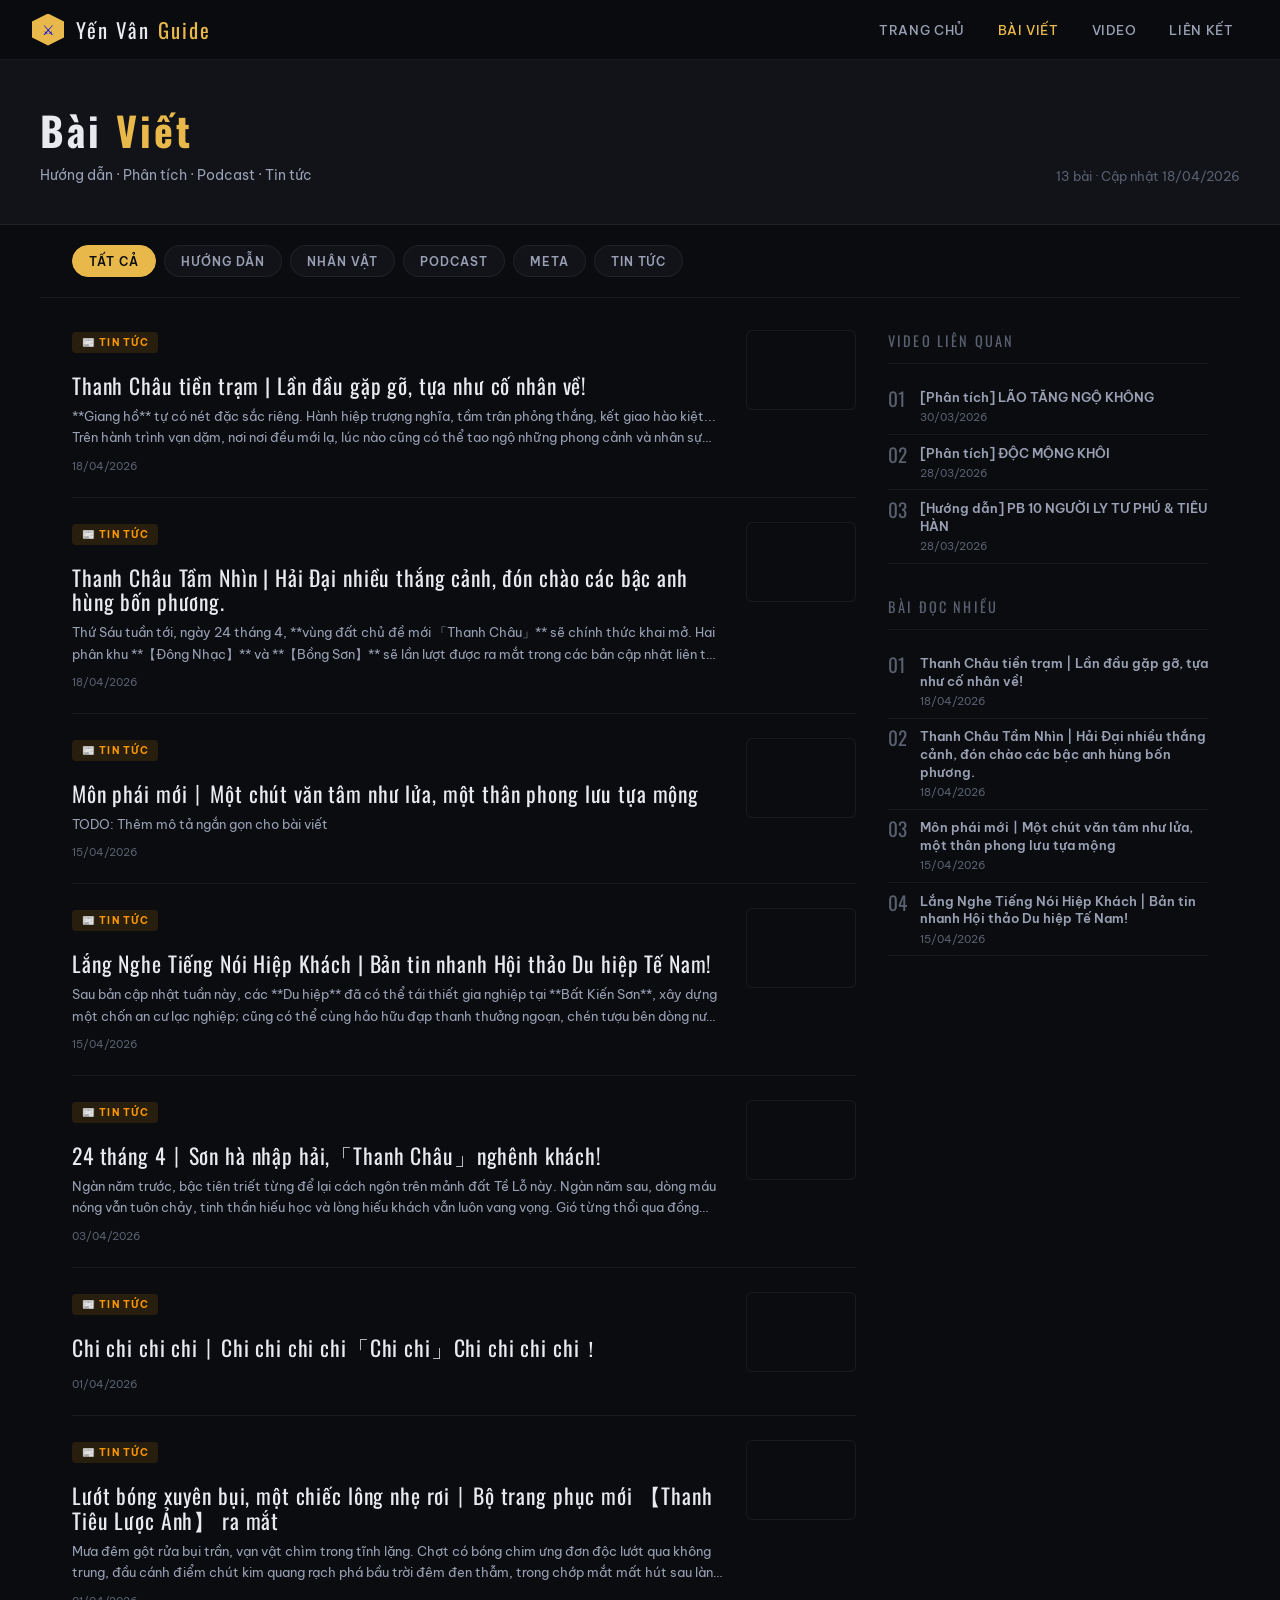
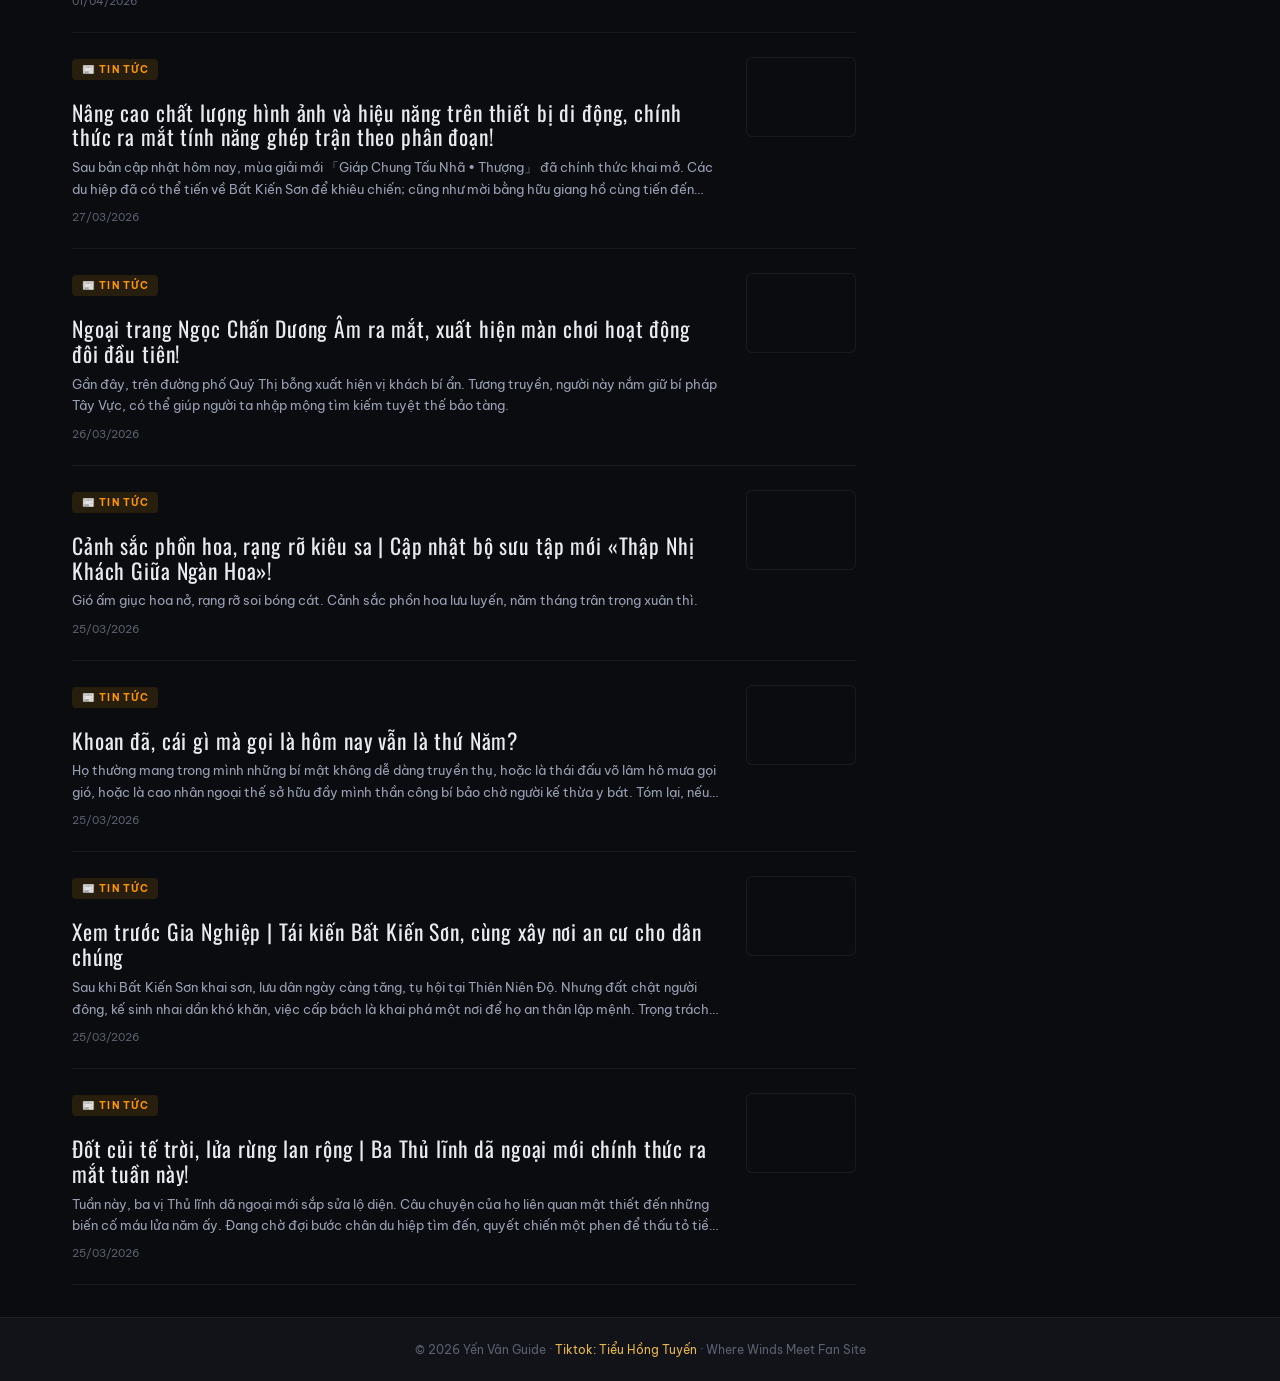
<file: articles.html>
<!DOCTYPE html>
<html lang="vi">
<head>
<meta charset="UTF-8">
<meta name="viewport" content="width=device-width, initial-scale=1.0">
<meta name="description" content="Danh sách bài viết hướng dẫn Where Winds Meet — Hướng dẫn, Phân tích nhân vật, Podcast, Meta.">
<title>Bài Viết — Yến Vân Guide</title>
<link href="https://fonts.googleapis.com/css2?family=Oswald:wght@400;600;700&family=Be+Vietnam+Pro:wght@300;400;500;600;700&display=swap" rel="stylesheet">
<link rel="stylesheet" href="assets/style.css">
</head>
<body>

<div id="nav-root"></div>

<div class="page-wrap">

  <!-- PAGE HERO -->
  <div class="page-hero">
    <div class="page-hero-inner">
      <div>
        <h1>Bài <span>Viết</span></h1>
        <p style="color:var(--text2);font-size:0.85rem;margin-top:0.4rem">Hướng dẫn · Phân tích · Podcast · Tin tức</p>
      </div>
      <div class="page-hero-meta" id="art-hero-meta">Đang tải...</div>
    </div>
  </div>

  <!-- FILTER -->
  <div class="filter-wrap" id="art-filter"></div>

  <!-- ARTICLES LAYOUT -->
  <div class="articles-layout">
    <div class="articles-main" id="art-main">
      <!-- Filled by JS -->
    </div>
    <div class="articles-sidebar">
      <div class="sidebar-section">
        <div class="sidebar-title">Video liên quan</div>
        <div id="sidebar-videos"></div>
      </div>
      <div class="sidebar-section">
        <div class="sidebar-title">Bài đọc nhiều</div>
        <div id="sidebar-popular"></div>
      </div>
    </div>
  </div>

</div>

<div id="modal-root"></div>
<div id="footer-root"></div>

<script src="assets/main.js"></script>
<script>
(async function() {
  document.getElementById('nav-root').innerHTML = buildNav('articles');
  document.getElementById('modal-root').innerHTML = buildModal();
  document.getElementById('footer-root').innerHTML = buildFooter();

  // Fetch
  const [articles, videos] = await Promise.all([
    fetch('data/articles.json').then(r => r.json()),
    fetch('data/videos.json').then(r => r.json()),
  ]);

  // Sort: pinned trước, rồi mới nhất
  const sorted = [...articles].sort((a, b) => {
    if (a.pinned && !b.pinned) return -1;
    if (!a.pinned && b.pinned) return 1;
    return new Date(b.date) - new Date(a.date);
  });

  // Lấy bài viết mới nhất thực sự (bỏ qua pinned) để hiển thị ngày cập nhật chung
  const latest = [...articles].sort((a, b) => new Date(b.date) - new Date(a.date))[0];
  document.getElementById('art-hero-meta').textContent =
    `${articles.length} bài · Cập nhật ${latest ? formatDate(latest.date) : ''}`;

  // --- Đọc filter từ query string ?filter=xxx ---
  let initialFilter = 'Tất cả';
  const qpFilter = new URLSearchParams(location.search).get('filter');
  if (qpFilter) initialFilter = qpFilter;

  // Render articles với filter
  let currentFilter = initialFilter;

  function renderArticles(filter) {
    currentFilter = filter;
    const list = filter === 'Tất cả'
      ? sorted
      : sorted.filter(a => a.category === filter);

    document.getElementById('art-main').innerHTML = list.length
      ? list.map(a => renderArtListItem(a)).join('')
      : `<p style="color:var(--text3);padding:2rem 0;">Chưa có bài viết trong danh mục này.</p>`;
  }

  // Filter bar
  const cats = ['Tất cả', 'Hướng dẫn', 'Nhân vật', 'Podcast', 'Meta', 'Tin tức'];
  const filterEl = document.getElementById('art-filter');
  filterEl.innerHTML = cats.map(c =>
    `<button class="f-btn ${c === initialFilter ? 'active' : ''}"
      onclick="filterArticles('${escHtml(c)}', this)">${escHtml(c)}</button>`
  ).join('');

  window.filterArticles = function(cat, btn) {
    document.querySelectorAll('#art-filter .f-btn').forEach(b => b.classList.remove('active'));
    btn.classList.add('active');
    renderArticles(cat);
  };

  renderArticles(initialFilter);

  // Sidebar: 3 video mới nhất
  const sortedVids = [...videos].sort((a, b) => new Date(b.date) - new Date(a.date));
  document.getElementById('sidebar-videos').innerHTML = sortedVids.slice(0, 3).map((v, i) =>
    `<div class="sidebar-item" onclick="openModal('${v.id}','${escHtml(v.title)}','${escHtml(v.tags.join(','))}')">
      <div class="sidebar-item-num">0${i + 1}</div>
      <div>
        <div class="sidebar-item-title">${escHtml(v.title)}</div>
        <div class="sidebar-item-date">${formatDate(v.date)}</div>
      </div>
    </div>`
  ).join('');

  // Sidebar: 4 bài mới nhất
  const popular = [...articles].sort((a, b) => new Date(b.date) - new Date(a.date));
  document.getElementById('sidebar-popular').innerHTML = popular.slice(0, 4).map((a, i) =>
    `<div class="sidebar-item" onclick="location.href='article.html?id=${a.id}'">
      <div class="sidebar-item-num">0${i + 1}</div>
      <div>
        <div class="sidebar-item-title">${escHtml(a.title)}</div>
        <div class="sidebar-item-date">${formatDate(a.date)}</div>
      </div>
    </div>`
  ).join('');

})().catch(console.error);
</script>
</body>
</html>
</file>
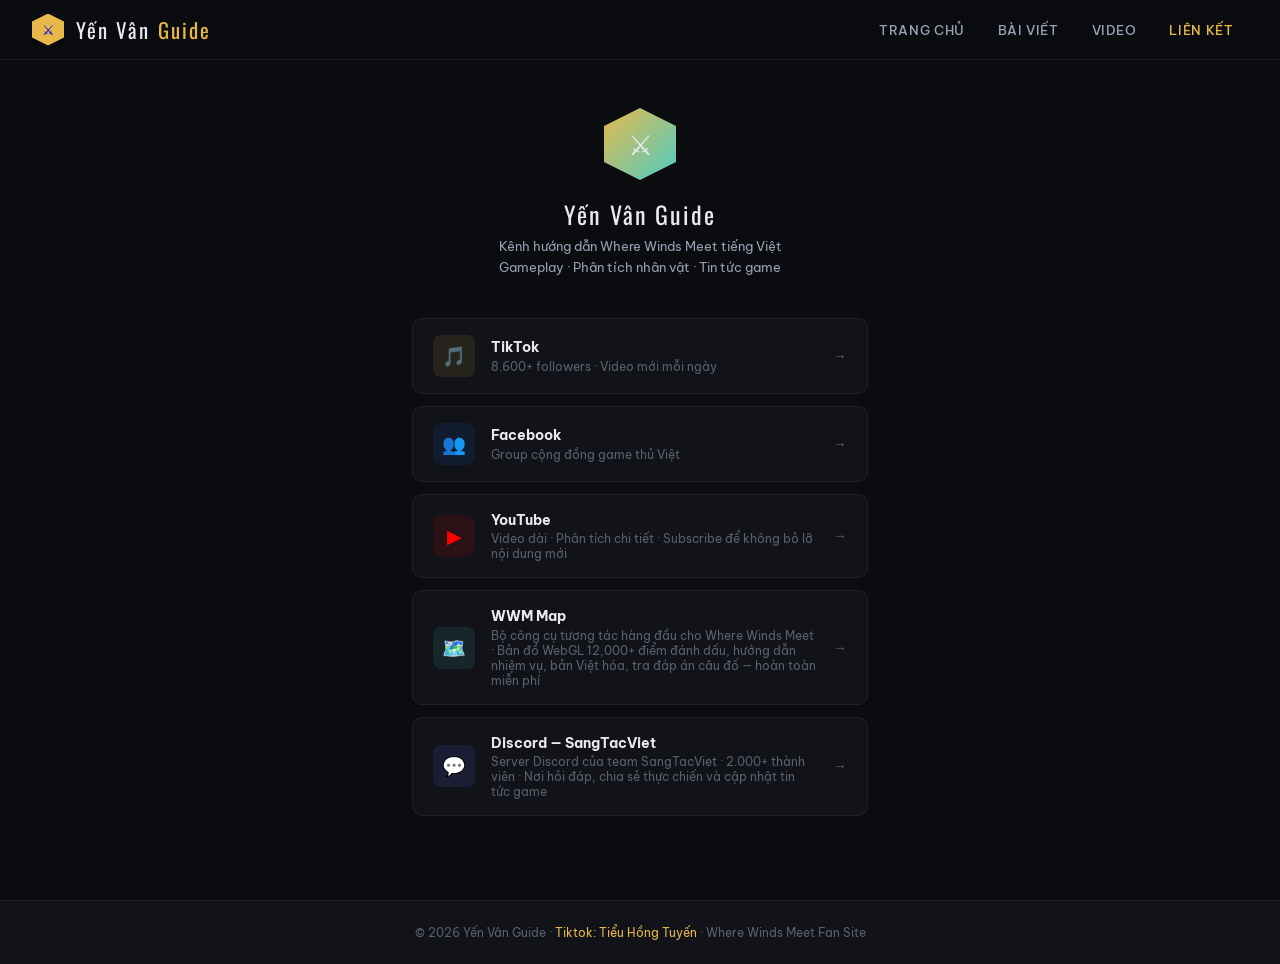
<file: links.html>
<!DOCTYPE html>
<html lang="vi">
<head>
<meta charset="UTF-8">
<meta name="viewport" content="width=device-width, initial-scale=1.0">
<meta name="description" content="Liên kết cộng đồng Yến Vân Guide — TikTok, Discord, Facebook, YouTube">
<title>Liên Kết — Yến Vân Guide</title>
<link href="https://fonts.googleapis.com/css2?family=Oswald:wght@400;600;700&family=Be+Vietnam+Pro:wght@300;400;500;600;700&display=swap" rel="stylesheet">
<link rel="stylesheet" href="assets/style.css">
</head>
<body>

<div id="nav-root"></div>

<div class="page-wrap">
  <div class="links-page">

    <!-- PROFILE -->
    <div class="links-profile">
      <div class="links-avatar">⚔</div>
      <div class="links-name">Yến Vân Guide</div>
      <div class="links-bio">
        Kênh hướng dẫn Where Winds Meet tiếng Việt<br>
        Gameplay · Phân tích nhân vật · Tin tức game
      </div>
    </div>

    <!-- LINKS LIST -->
    <div id="links-list">
      <!-- Filled by JS -->
    </div>

  </div>
</div>

<div id="footer-root"></div>

<script src="assets/main.js"></script>
<script>
(async function() {
  document.getElementById('nav-root').innerHTML = buildNav('links');
  document.getElementById('footer-root').innerHTML = buildFooter();

  // Fetch links
  const links = await fetch('data/links.json').then(r => r.json());

  // Sort by order
  const sorted = [...links].sort((a, b) => (a.order || 0) - (b.order || 0));

  document.getElementById('links-list').innerHTML = sorted.map(l => renderLinkCard(l)).join('');

})().catch(console.error);
</script>
</body>
</html>
</file>
<file: assets/style.css>
/* ════════════════════════════════════════
   Yến Vân Guide — style.css
   Tông màu: Dark Game Editorial
   Font: Oswald + Be Vietnam Pro
════════════════════════════════════════ */

:root {
  --bg:       #0a0c0f;
  --bg2:      #111318;
  --bg3:      #181c24;
  --surface:  #1e2330;
  --surface2: #252b3a;
  --accent:   #e8b84b;
  --accent2:  #f0d080;
  --red:      #e05252;
  --teal:     #4ecdc4;
  --blue:     #4a9eff;
  --text:     #e8eaf0;
  --text2:    #9aa0b4;
  --text3:    #5a6070;
  --border:   rgba(232,184,75,0.15);
  --border2:  rgba(255,255,255,0.06);
  --glow:     rgba(232,184,75,0.12);
}

* { margin:0; padding:0; box-sizing:border-box; }

body {
  font-family: 'Be Vietnam Pro', sans-serif;
  background: var(--bg);
  color: var(--text);
  min-height: 100vh;
  overflow-x: hidden;
}

/* ── SCROLLBAR ── */
::-webkit-scrollbar { width: 4px; }
::-webkit-scrollbar-track { background: var(--bg); }
::-webkit-scrollbar-thumb { background: var(--accent); border-radius: 2px; }

/* ── NAV ── */
nav {
  position: fixed; top: 0; left: 0; right: 0; z-index: 100;
  height: 60px;
  display: flex; align-items: center; justify-content: space-between;
  padding: 0 2rem;
  background: rgba(10,12,15,0.85);
  backdrop-filter: blur(20px);
  border-bottom: 1px solid var(--border2);
}

.nav-logo {
  display: flex; align-items: center; gap: 0.75rem;
  cursor: pointer;
  text-decoration: none;
}
.nav-logo-icon {
  width: 32px; height: 32px;
  background: var(--accent);
  clip-path: polygon(50% 0%, 100% 25%, 100% 75%, 50% 100%, 0% 75%, 0% 25%);
  display: flex; align-items: center; justify-content: center;
  font-size: 14px;
}
.nav-logo-text {
  font-family: 'Oswald', sans-serif;
  font-size: 1.3rem;
  letter-spacing: 0.1em;
  color: var(--text);
}
.nav-logo-text span { color: var(--accent); }

.nav-links { display: flex; gap: 0.25rem; align-items: center; }
.nav-hamburger, .nav-mobile-menu { display: none; }
.nav-btn {
  background: none; border: none;
  font-family: 'Be Vietnam Pro', sans-serif;
  font-size: 0.8rem;
  font-weight: 500;
  color: var(--text2);
  padding: 0.4rem 0.9rem;
  border-radius: 6px;
  cursor: pointer;
  letter-spacing: 0.05em;
  text-transform: uppercase;
  transition: all 0.2s;
  text-decoration: none;
  display: inline-flex; align-items: center;
}
.nav-btn:hover { color: var(--text); background: var(--surface); }
.nav-btn.active { color: var(--accent); }

/* ── FADE ANIMATION ── */
.page-wrap { padding-top: 60px; min-height: 100vh; animation: fadeUp 0.35s ease; }
@keyframes fadeUp {
  from { opacity:0; transform: translateY(12px); }
  to   { opacity:1; transform: translateY(0); }
}

/* ════════════════════════
   HOME PAGE
════════════════════════ */

/* HERO */
.hero {
  display: grid;
  grid-template-columns: 1fr 1fr;
  min-height: calc(100vh - 60px);
  max-height: 700px;
  overflow: hidden;
  position: relative;
}

.hero-left {
  padding: 4rem 3rem 4rem 4rem;
  display: flex; flex-direction: column; justify-content: center;
  position: relative; z-index: 2;
}

.hero-eyebrow {
  display: flex; align-items: center; gap: 0.75rem;
  margin-bottom: 1.5rem;
}
.hero-tag {
  background: var(--accent);
  color: var(--bg);
  font-size: 0.65rem;
  font-weight: 700;
  letter-spacing: 0.15em;
  text-transform: uppercase;
  padding: 0.3rem 0.7rem;
  border-radius: 3px;
}
.hero-eyebrow-line {
  flex: 1; height: 1px;
  background: linear-gradient(90deg, var(--accent), transparent);
  opacity: 0.4;
}

.hero-title {
  font-family: 'Oswald', sans-serif;
  font-size: clamp(3rem, 6vw, 5.5rem);
  line-height: 0.95;
  letter-spacing: 0.02em;
  color: var(--text);
  margin-bottom: 1.25rem;
}
.hero-title .accent { color: var(--accent); display: block; }

.hero-desc {
  font-size: 0.9rem;
  color: var(--text2);
  line-height: 1.7;
  max-width: 360px;
  margin-bottom: 2rem;
}

.hero-stats { display: flex; gap: 2rem; margin-bottom: 2.5rem; }
.hero-stat-num {
  font-family: 'Oswald', sans-serif;
  font-size: 1.8rem;
  color: var(--accent);
  line-height: 1;
}
.hero-stat-label {
  font-size: 0.7rem;
  color: var(--text3);
  text-transform: uppercase;
  letter-spacing: 0.08em;
  margin-top: 0.2rem;
}

.hero-cta { display: flex; gap: 0.75rem; }
.btn-primary {
  background: var(--accent);
  color: var(--bg);
  border: none;
  padding: 0.7rem 1.5rem;
  font-family: 'Be Vietnam Pro', sans-serif;
  font-size: 0.85rem;
  font-weight: 700;
  letter-spacing: 0.05em;
  text-transform: uppercase;
  cursor: pointer;
  border-radius: 6px;
  transition: all 0.2s;
  text-decoration: none;
  display: inline-block;
}
.btn-primary:hover { background: var(--accent2); transform: translateY(-2px); }
.btn-ghost {
  background: transparent;
  color: var(--text2);
  border: 1px solid var(--border2);
  padding: 0.7rem 1.5rem;
  font-family: 'Be Vietnam Pro', sans-serif;
  font-size: 0.85rem;
  font-weight: 500;
  letter-spacing: 0.05em;
  text-transform: uppercase;
  cursor: pointer;
  border-radius: 6px;
  transition: all 0.2s;
  text-decoration: none;
  display: inline-block;
}
.btn-ghost:hover { border-color: var(--accent); color: var(--accent); }

.hero-right { position: relative; overflow: hidden; }
.hero-right-bg {
  position: absolute; inset: 0;
  background:
    linear-gradient(to right, rgba(10,12,15,1) 0%, rgba(10,12,15,0.4) 50%, rgba(10,12,15,0.1) 100%),
    linear-gradient(to top, rgba(10,12,15,0.8) 0%, transparent 35%),
    url('hero_bg.png') center/cover no-repeat;
}
.hero-right-grid {
  position: absolute; inset: 0;
  background-image:
    linear-gradient(rgba(232,184,75,0.05) 1px, transparent 1px),
    linear-gradient(90deg, rgba(232,184,75,0.05) 1px, transparent 1px);
  background-size: 40px 40px;
}
.hero-right-glow {
  position: absolute;
  width: 300px; height: 300px;
  background: radial-gradient(circle, rgba(78,205,196,0.15) 0%, transparent 70%);
  top: 50%; left: 50%;
  transform: translate(-50%, -50%);
  animation: pulse 4s ease-in-out infinite;
}
@keyframes pulse {
  0%, 100% { transform: translate(-50%,-50%) scale(1); opacity:0.6; }
  50%       { transform: translate(-50%,-50%) scale(1.2); opacity:1; }
}

/* Featured article card inside hero */
.hero-featured-card {
  position: absolute;
  bottom: 2rem; left: 50%; transform: translateX(-50%);
  width: calc(100% - 3rem);
  background: rgba(10,12,15,0.85);
  backdrop-filter: blur(12px);
  border: 1px solid var(--border);
  border-radius: 10px;
  padding: 1.25rem;
  cursor: pointer;
  transition: all 0.25s;
  text-decoration: none;
  display: block;
}
.hero-featured-card:hover { border-color: var(--accent); transform: translateX(-50%) translateY(-3px); }
.hero-featured-label {
  font-size: 0.65rem;
  font-weight: 700;
  text-transform: uppercase;
  letter-spacing: 0.12em;
  color: var(--accent);
  margin-bottom: 0.5rem;
}
.hero-featured-title {
  font-family: 'Oswald', sans-serif;
  font-size: 1.1rem;
  letter-spacing: 0.05em;
  color: var(--text);
  margin-bottom: 0.4rem;
  line-height: 1.2;
}
.hero-featured-meta { font-size: 0.7rem; color: var(--text3); }

/* CATEGORY STRIP */
.cat-strip {
  display: flex;
  flex-wrap: wrap;
  border-bottom: 1px solid var(--border2);
}
.cat-item {
  flex: 1 1 0;
  min-width: 0;
}
.cat-item {
  padding: 1.25rem 1.5rem;
  border-right: 1px solid var(--border2);
  display: flex; align-items: center; gap: 1rem;
  cursor: pointer;
  transition: all 0.2s;
  position: relative;
  overflow: hidden;
  text-decoration: none;
}
.cat-item:last-child { border-right: none; }
.cat-item::before {
  content: '';
  position: absolute; bottom: 0; left: 0; right: 0;
  height: 2px;
  background: var(--accent);
  transform: scaleX(0);
  transition: transform 0.3s;
}
.cat-item:hover::before { transform: scaleX(1); }
.cat-item:hover { background: var(--bg2); }

.cat-icon {
  width: 40px; height: 40px; border-radius: 8px;
  display: flex; align-items: center; justify-content: center;
  font-size: 1.2rem; flex-shrink: 0;
}
.cat-name {
  font-size: 0.8rem; font-weight: 700;
  text-transform: uppercase; letter-spacing: 0.08em;
  color: var(--text);
}
.cat-count { font-size: 0.7rem; color: var(--text3); margin-top: 0.15rem; }

/* MAIN CONTENT GRID */
.content-wrap { max-width: 1200px; margin: 0 auto; padding: 3rem 2rem; }

.section-label {
  display: flex; align-items: center; gap: 1rem;
  margin-bottom: 1.5rem;
}
.section-label-text {
  font-family: 'Oswald', sans-serif;
  font-size: 1.1rem; letter-spacing: 0.15em; color: var(--text);
}
.section-label-accent { color: var(--accent); }
.section-label-line { flex: 1; height: 1px; background: var(--border2); }
.section-label-more {
  font-size: 0.72rem; color: var(--accent);
  background: none; border: none;
  font-family: 'Be Vietnam Pro', sans-serif;
  cursor: pointer; text-transform: uppercase;
  letter-spacing: 0.08em; font-weight: 600;
  text-decoration: none; display: inline-block;
}
.section-label-more:hover { color: var(--accent2); }

/* ARTICLE CARDS — editorial style */
.editorial-grid {
  display: grid;
  grid-template-columns: 1.6fr 1fr;
  gap: 1.5px;
  background: var(--border2);
  border: 1px solid var(--border2);
  border-radius: 10px;
  overflow: hidden;
  margin-bottom: 3rem;
}
.editorial-grid-right {
  display: grid;
  grid-template-rows: repeat(2, 1fr);
  gap: 1.5px;
  background: var(--border2);
}

.art-card {
  background: var(--bg2);
  padding: 1.5rem;
  cursor: pointer;
  transition: background 0.2s;
  position: relative;
  overflow: hidden;
  text-decoration: none;
  display: block;
}
.art-card:hover { background: var(--bg3); }
.art-card-big {
  padding: 2rem;
  display: flex;
  flex-direction: column;
}
.art-card-big .art-desc {
  -webkit-line-clamp: 5;
  flex: 1;
}
.art-card-big-footer {
  margin-top: auto;
  display: flex;
  align-items: center;
  justify-content: space-between;
  border-top: 1px solid var(--border2);
  padding-top: 1.25rem;
}
.art-read-more {
  font-family: 'Oswald', sans-serif;
  font-size: 0.85rem;
  color: var(--accent);
  text-transform: uppercase;
  letter-spacing: 0.1em;
  display: flex;
  align-items: center;
  gap: 0.4rem;
  transition: color 0.2s;
}
.art-card:hover .art-read-more {
  color: var(--accent2);
}
.art-read-more .arrow {
  transition: transform 0.2s;
}
.art-card:hover .art-read-more .arrow {
  transform: translateX(4px);
}

.art-cat-badge {
  display: inline-flex; align-items: center; gap: 0.4rem;
  font-size: 0.65rem; font-weight: 700;
  text-transform: uppercase; letter-spacing: 0.12em;
  padding: 0.25rem 0.6rem; border-radius: 4px;
  margin-bottom: 0.75rem;
}
.badge-guide   { background: rgba(232,184,75,0.15); color: var(--accent); }
.badge-char    { background: rgba(78,205,196,0.12);  color: var(--teal); }
.badge-meta    { background: rgba(74,158,255,0.12);  color: var(--blue); }
.badge-podcast { background: rgba(224,82,82,0.12);   color: var(--red); }
.badge-news    { background: rgba(255,152,0,0.12);   color: #ff9800; }

.art-title {
  font-family: 'Oswald', sans-serif;
  font-size: 1.5rem; line-height: 1.1;
  letter-spacing: 0.04em; color: var(--text);
  margin-bottom: 0.6rem;
}
.art-title-sm { font-size: 1rem; letter-spacing: 0.03em; }
.art-desc {
  font-size: 0.82rem; color: var(--text2);
  line-height: 1.65; margin-bottom: 1rem;
  display: -webkit-box;
  -webkit-line-clamp: 3;
  -webkit-box-orient: vertical;
  overflow: hidden;
}
.art-desc-sm { -webkit-line-clamp: 2; margin-bottom: 0.6rem; }
.art-meta {
  display: flex; align-items: center; gap: 0.75rem;
  font-size: 0.7rem; color: var(--text3);
}
.art-meta-dot { width: 3px; height: 3px; border-radius: 50%; background: var(--text3); }

/* Decorative number on big card */
.art-card-big::after {
  content: '01';
  position: absolute; bottom: 1.5rem; right: 2rem;
  font-family: 'Oswald', sans-serif;
  font-size: 5rem; color: rgba(232,184,75,0.04);
  line-height: 1; pointer-events: none;
}

/* VIDEO SECTION */
.video-row {
  display: grid;
  grid-template-columns: repeat(5, 1fr);
  gap: 1rem;
  margin-bottom: 3rem;
}

.vid-card { cursor: pointer; transition: transform 0.25s; }
.vid-card:hover { transform: translateY(-4px); }

.vid-thumb {
  aspect-ratio: 9/16;
  border-radius: 8px;
  overflow: hidden;
  position: relative;
  margin-bottom: 0.6rem;
  background: var(--bg3);
  border: 1px solid var(--border2);
}
.vid-thumb-bg {
  position: absolute; inset: 0;
  display: flex; align-items: center; justify-content: center;
}
.vid-play {
  width: 38px; height: 38px;
  background: rgba(232,184,75,0.9);
  border-radius: 50%;
  display: flex; align-items: center; justify-content: center;
  color: var(--bg); font-size: 14px;
  transition: all 0.2s;
  position: relative; z-index: 2;
}
.vid-card:hover .vid-play { transform: scale(1.15); background: var(--accent2); }

.vid-thumb-img {
  position: absolute;
  inset: 0;
  width: 100%;
  height: 100%;
  object-fit: cover;
  transition: transform 0.3s ease;
  z-index: 1;
}
.vid-card:hover .vid-thumb-img { transform: scale(1.05); }

.vid-tag-pill {
  position: absolute; top: 8px; right: 8px;
  background: rgba(10,12,15,0.85);
  border: 1px solid var(--border);
  color: var(--accent);
  font-size: 0.6rem; font-weight: 700;
  text-transform: uppercase; letter-spacing: 0.08em;
  padding: 0.2rem 0.5rem; border-radius: 4px; z-index: 2;
}

.vid-title {
  font-size: 0.78rem; font-weight: 600; color: var(--text);
  line-height: 1.4;
  display: -webkit-box;
  -webkit-line-clamp: 2;
  -webkit-box-orient: vertical;
  overflow: hidden;
  margin-bottom: 0.3rem;
}
.vid-date { font-size: 0.68rem; color: var(--text3); }

/* COMMUNITY STRIP */
.community-strip {
  background: var(--bg2);
  border: 1px solid var(--border);
  border-radius: 10px;
  padding: 2rem 2.5rem;
  display: flex; align-items: center; justify-content: space-between;
  gap: 2rem; margin-bottom: 3rem;
  position: relative; overflow: hidden;
}
.community-strip::before {
  content: '';
  position: absolute; inset: 0;
  background: linear-gradient(135deg, rgba(232,184,75,0.04) 0%, transparent 60%);
  pointer-events: none;
}
.community-text h3 {
  font-family: 'Oswald', sans-serif;
  font-size: 1.4rem; letter-spacing: 0.08em;
  color: var(--text); margin-bottom: 0.25rem;
}
.community-text p { font-size: 0.82rem; color: var(--text2); }
.community-stats { display: flex; gap: 2.5rem; }
.comm-stat { text-align: center; }
.comm-stat-num {
  font-family: 'Oswald', sans-serif;
  font-size: 2rem; color: var(--accent); line-height: 1;
}
.comm-stat-label {
  font-size: 0.7rem; color: var(--text3);
  margin-top: 0.2rem;
  text-transform: uppercase; letter-spacing: 0.06em;
}
.community-actions { display: flex; gap: 0.75rem; flex-shrink: 0; }

/* ════════════════════════
   ARTICLES PAGE
════════════════════════ */
.page-hero {
  background: var(--bg2);
  border-bottom: 1px solid var(--border2);
  padding: 2.5rem 2rem;
}
.page-hero-inner {
  max-width: 1200px; margin: 0 auto;
  display: flex; align-items: flex-end; justify-content: space-between;
}
.page-hero h1 {
  font-family: 'Oswald', sans-serif;
  font-size: 2.5rem; letter-spacing: 0.08em; color: var(--text);
}
.page-hero h1 span { color: var(--accent); }
.page-hero-meta { font-size: 0.8rem; color: var(--text3); }

/* Filter */
.filter-wrap {
  max-width: 1200px; margin: 0 auto;
  padding: 1.25rem 2rem;
  display: flex; gap: 0.5rem; flex-wrap: wrap;
  border-bottom: 1px solid var(--border2);
}
.f-btn {
  background: var(--bg2);
  border: 1px solid var(--border2);
  color: var(--text2);
  font-family: 'Be Vietnam Pro', sans-serif;
  font-size: 0.75rem; font-weight: 600;
  text-transform: uppercase; letter-spacing: 0.08em;
  padding: 0.45rem 1rem; border-radius: 20px;
  cursor: pointer; transition: all 0.2s;
}
.f-btn:hover { border-color: var(--accent); color: var(--accent); }
.f-btn.active { background: var(--accent); border-color: var(--accent); color: var(--bg); }

/* Articles list */
.articles-layout {
  max-width: 1200px; margin: 0 auto; padding: 2rem;
  display: grid;
  grid-template-columns: 1fr 320px;
  gap: 2rem;
}

.art-list-item {
  display: grid;
  grid-template-columns: 1fr auto;
  gap: 1.5rem;
  padding: 1.5rem 0;
  border-bottom: 1px solid var(--border2);
  cursor: pointer; transition: all 0.2s;
  align-items: start;
}
.art-list-item:hover .art-list-title { color: var(--accent); }
.art-list-item:first-child { padding-top: 0; }

.art-list-cat { margin-bottom: 0.5rem; }
.art-list-title {
  font-family: 'Oswald', sans-serif;
  font-size: 1.35rem; letter-spacing: 0.04em;
  color: var(--text); line-height: 1.15;
  margin-bottom: 0.5rem; transition: color 0.2s;
}
.art-list-desc {
  font-size: 0.82rem; color: var(--text2);
  line-height: 1.65; margin-bottom: 0.6rem;
  display: -webkit-box;
  -webkit-line-clamp: 2;
  -webkit-box-orient: vertical;
  overflow: hidden;
}
.art-list-meta {
  font-size: 0.7rem; color: var(--text3);
  display: flex; align-items: center; gap: 0.5rem;
}
.art-list-thumb {
  width: 110px; height: 80px;
  background: var(--bg3);
  border-radius: 6px; border: 1px solid var(--border2);
  display: flex; align-items: center; justify-content: center;
  font-size: 2rem; flex-shrink: 0;
}

/* Sidebar */
.sidebar-section { margin-bottom: 2rem; }
.sidebar-title {
  font-family: 'Oswald', sans-serif;
  font-size: 0.9rem; letter-spacing: 0.15em;
  color: var(--text3); text-transform: uppercase;
  padding-bottom: 0.75rem;
  border-bottom: 1px solid var(--border2);
  margin-bottom: 1rem;
}
.sidebar-item {
  display: flex; gap: 0.75rem; align-items: start;
  padding: 0.6rem 0; border-bottom: 1px solid var(--border2);
  cursor: pointer; transition: all 0.2s;
}
.sidebar-item:hover .sidebar-item-title { color: var(--accent); }
.sidebar-item-num {
  font-family: 'Oswald', sans-serif;
  font-size: 1.2rem; color: var(--text3);
  line-height: 1; flex-shrink: 0; width: 20px;
}
.sidebar-item-title {
  font-size: 0.8rem; font-weight: 600;
  color: var(--text2); line-height: 1.4; transition: color 0.2s;
}
.sidebar-item-date { font-size: 0.68rem; color: var(--text3); margin-top: 0.2rem; }

/* ════════════════════════
   VIDEOS PAGE
════════════════════════ */
.videos-layout { max-width: 1200px; margin: 0 auto; padding: 2rem; }
.videos-grid {
  display: grid;
  grid-template-columns: repeat(5, 1fr);
  gap: 1.25rem;
}

/* ════════════════════════
   ARTICLE DETAIL PAGE
════════════════════════ */
.article-detail {
  max-width: 740px; margin: 0 auto;
  padding: 3rem 2rem 5rem;
}
.article-detail-header {
  margin-bottom: 2.5rem; padding-bottom: 2rem;
  border-bottom: 1px solid var(--border2);
}
.article-detail-cat { margin-bottom: 1rem; }
.article-detail-title {
  font-family: 'Oswald', sans-serif;
  font-size: 2.8rem; letter-spacing: 0.04em;
  line-height: 1.05; color: var(--text); margin-bottom: 1rem;
}
.article-detail-lead {
  font-size: 1rem; color: var(--text2);
  line-height: 1.75; margin-bottom: 1.25rem;
}
.article-detail-meta {
  display: flex; align-items: center; gap: 1rem;
  font-size: 0.75rem; color: var(--text3);
}

.article-body { font-size: 0.92rem; line-height: 1.8; color: var(--text2); text-align: justify; }
.article-body h2 {
  font-family: 'Oswald', sans-serif;
  font-size: 1.6rem; letter-spacing: 0.06em;
  color: var(--text); margin: 2.5rem 0 1rem;
  padding-left: 1rem;
  border-left: 3px solid var(--accent);
}
.article-body h3 {
  font-size: 1rem; font-weight: 700;
  color: var(--text); margin: 1.5rem 0 0.75rem;
}
.article-body p { margin-bottom: 1.25rem; }
.article-body img {
  max-width: 100%;
  height: auto;
  display: block;
  margin: 1.5rem auto;
  border-radius: 8px;
  border: 1px solid var(--border2);
}
.article-body strong { color: var(--text); font-weight: 600; }
.article-body ul, .article-body ol {
  margin: 0 0 1.25rem 1.5rem;
}
.article-body li { margin-bottom: 0.4rem; }

.video-embed-block {
  background: var(--bg2);
  border: 1px solid var(--border);
  border-radius: 10px;
  padding: 1.5rem;
  margin: 2rem 0;
  display: flex; align-items: center; gap: 1.5rem;
}
.video-embed-preview {
  width: 80px; height: 120px;
  background: var(--bg3);
  border-radius: 6px;
  display: flex; align-items: center; justify-content: center;
  font-size: 1.5rem; flex-shrink: 0;
  border: 1px solid var(--border2);
}
.video-embed-info h4 {
  font-size: 0.9rem; font-weight: 600;
  color: var(--text); margin-bottom: 0.4rem;
}
.video-embed-info p { font-size: 0.8rem; color: var(--text2); margin: 0; }
.video-embed-btn {
  margin-top: 0.75rem;
  background: var(--accent); color: var(--bg);
  border: none; padding: 0.4rem 1rem;
  font-size: 0.75rem; font-weight: 700;
  border-radius: 4px; cursor: pointer;
  text-transform: uppercase; letter-spacing: 0.06em;
  transition: background 0.2s;
}
.video-embed-btn:hover { background: var(--accent2); }

/* LINKS PAGE */
.links-page { max-width: 520px; margin: 0 auto; padding: 3rem 2rem; }
.links-profile { text-align: center; margin-bottom: 2.5rem; }
.links-avatar {
  width: 72px; height: 72px;
  background: linear-gradient(135deg, var(--accent), var(--teal));
  clip-path: polygon(50% 0%, 100% 25%, 100% 75%, 50% 100%, 0% 75%, 0% 25%);
  margin: 0 auto 1rem;
  display: flex; align-items: center; justify-content: center;
  font-size: 1.75rem;
}
.links-name {
  font-family: 'Oswald', sans-serif;
  font-size: 1.5rem; letter-spacing: 0.08em;
  color: var(--text); margin-bottom: 0.25rem;
}
.links-bio { font-size: 0.82rem; color: var(--text2); line-height: 1.6; }

.link-card {
  background: var(--bg2);
  border: 1px solid var(--border2);
  border-radius: 10px;
  padding: 1rem 1.25rem;
  margin-bottom: 0.75rem;
  display: flex; align-items: center; gap: 1rem;
  cursor: pointer; transition: all 0.2s;
  text-decoration: none;
}
.link-card:hover { border-color: var(--accent); transform: translateX(4px); }
.link-card-icon {
  width: 42px; height: 42px; border-radius: 8px;
  display: flex; align-items: center; justify-content: center;
  font-size: 1.2rem; flex-shrink: 0;
}
.link-card-text { flex: 1; }
.link-card-name { font-size: 0.9rem; font-weight: 700; color: var(--text); }
.link-card-desc { font-size: 0.75rem; color: var(--text3); margin-top: 0.15rem; }
.link-card-arrow { color: var(--text3); font-size: 0.9rem; }

/* ── MODAL ── */
.modal-overlay {
  display: none;
  position: fixed; inset: 0; z-index: 300;
  background: rgba(0,0,0,0.85);
  backdrop-filter: blur(8px);
  align-items: center; justify-content: center;
}
.modal-overlay.open { display: flex; animation: fadeIn 0.2s ease; }
@keyframes fadeIn { from { opacity:0; } to { opacity:1; } }

.modal-box {
  background: var(--bg2);
  border: 1px solid var(--border);
  border-radius: 14px;
  width: 90%; max-width: 420px;
  overflow: hidden;
  animation: modalUp 0.3s cubic-bezier(0.34,1.56,0.64,1);
}
@keyframes modalUp {
  from { opacity:0; transform:scale(0.9) translateY(30px); }
  to   { opacity:1; transform:scale(1) translateY(0); }
}

.modal-head {
  padding: 1rem 1.25rem;
  border-bottom: 1px solid var(--border2);
  display: flex; align-items: center; justify-content: space-between;
}
.modal-head-title { font-size: 0.85rem; font-weight: 600; color: var(--text); }
.modal-close {
  background: none; border: none;
  color: var(--text2); cursor: pointer;
  font-size: 1.1rem; transition: color 0.2s;
}
.modal-close:hover { color: var(--text); }
.modal-body-embed {
  aspect-ratio: 9/16;
  background: var(--bg3);
  display: block;
  overflow: hidden;
  position: relative;
}
.modal-body-embed iframe {
  position: absolute;
  inset: 0;
  width: 100%;
  height: 100%;
  border: none;
}
.modal-footer { padding: 1rem 1.25rem; display: flex; gap: 0.5rem; flex-wrap: wrap; }
.modal-tag-pill {
  background: var(--surface);
  border: 1px solid var(--border2);
  color: var(--accent);
  font-size: 0.68rem; font-weight: 700;
  text-transform: uppercase; letter-spacing: 0.08em;
  padding: 0.2rem 0.6rem; border-radius: 12px;
}

/* ── FOOTER ── */
footer {
  background: var(--bg2);
  border-top: 1px solid var(--border2);
  padding: 1.5rem 2rem;
  text-align: center;
  font-size: 0.75rem;
  color: var(--text3);
}
footer a { color: var(--accent); text-decoration: none; }
footer a:hover { color: var(--accent2); }

/* Thumb gradient classes (cycle theo index % 5) */
.t0 { background: linear-gradient(160deg,#1a2e1a,#0d1a0d); }
.t1 { background: linear-gradient(160deg,#2e1a0d,#1a0d05); }
.t2 { background: linear-gradient(160deg,#0d1a2e,#050d1a); }
.t3 { background: linear-gradient(160deg,#2e0d1a,#1a0509); }
.t4 { background: linear-gradient(160deg,#1a1a2e,#0d0d1a); }

/* ── RESPONSIVE ── */
@media (max-width: 900px) {
  .hero { grid-template-columns: 1fr; max-height: none; }
  .hero-right { height: 250px; }
  .editorial-grid { grid-template-columns: 1fr; }
  .editorial-grid-right { grid-template-rows: auto; }
  .video-row, .videos-grid { grid-template-columns: repeat(3, 1fr); }
  .articles-layout { grid-template-columns: 1fr; }
  .articles-sidebar { display: none; }
  .community-strip { flex-direction: column; text-align: center; }
}

@media (max-width: 560px) {
  .hero-left { padding: 2.5rem 1.5rem; }
  .content-wrap { padding: 2rem 1rem; }
  .video-row, .videos-grid { grid-template-columns: repeat(2, 1fr); }
}

/* ════════════════════════
   MOBILE ≤ 768px
════════════════════════ */
@media (max-width: 768px) {

  /* ── Nav: ẩn links desktop, hiện hamburger ── */
  .nav-links { display: none; }

  .nav-hamburger {
    display: flex;
    align-items: center;
    justify-content: center;
    background: none;
    border: none;
    cursor: pointer;
    font-size: 1.4rem;
    color: var(--text);
    padding: 0.4rem;
    margin-left: auto;
  }

  /* Dropdown menu — ẩn mặc định */
  .nav-mobile-menu {
    display: none;
    position: absolute;
    top: 60px;
    left: 0;
    right: 0;
    background: var(--bg2);
    border-bottom: 1px solid var(--border2);
    z-index: 999;
    flex-direction: column;
  }

  /* Khi nav có class .open → hiện dropdown */
  #main-nav.open .nav-mobile-menu {
    display: flex;
  }

  .nav-mobile-item {
    display: block;
    padding: 1rem 2rem;
    font-size: 1rem;
    color: var(--text2);
    text-decoration: none;
    border-bottom: 1px solid var(--border2);
    transition: color 0.2s, background 0.2s;
  }
  .nav-mobile-item:last-child { border-bottom: none; }
  .nav-mobile-item:hover,
  .nav-mobile-item.active { color: var(--accent); background: rgba(232,184,75,0.05); }

  /* ── Hero: 1 cột, ẩn cột phải ── */
  .hero {
    grid-template-columns: 1fr;
    max-height: none;
  }
  .hero-right { display: none; }
  .hero-left {
    padding: 2.5rem 1.5rem;
  }
  .hero-title {
    font-size: clamp(2.5rem, 10vw, 3.5rem);
  }
  .hero-stats {
    gap: 1.5rem;
    margin-bottom: 1.5rem;
  }
  .hero-stat-num {
    font-size: 1.4rem;
  }
  .hero-desc {
    font-size: 0.82rem;
  }

  /* ── Category strip mobile ── */
  .cat-strip {
    flex-direction: column;
  }
  .cat-item {
    border-right: none;
    border-bottom: 1px solid var(--border2);
    padding: 1rem 1.25rem;
  }
  .cat-item:last-child { border-bottom: none; }

  /* ── Editorial grid mobile ── */
  .art-card-big { padding: 1.25rem; }
  .art-card-big .art-title { font-size: 1.2rem; }
  .art-card .art-title-sm { font-size: 0.9rem; }

  /* ── Article detail title mobile ── */
  .article-detail {
    padding: 2rem 1rem 3rem;
  }
  .article-detail-title {
    font-size: 1.6rem;
    letter-spacing: 0.02em;
  }
  .article-detail-lead {
    font-size: 0.88rem;
  }
  .article-body h2 {
    font-size: 1.2rem;
    padding-left: 0.75rem;
  }
  .article-body {
    font-size: 0.85rem;
  }

  /* ── Community strip mobile ── */
  .community-strip {
    padding: 1.5rem 1.25rem;
    flex-direction: column;
    text-align: center;
  }
  .community-text h3 {
    font-size: 1.1rem;
  }

  /* ── Video row mobile ── */
  .video-row {
    grid-template-columns: repeat(2, 1fr);
    gap: 0.75rem;
  }

  /* ── Video embed block mobile ── */
  .video-embed-block {
    flex-direction: column;
    text-align: center;
    gap: 1rem;
    padding: 1.25rem;
  }

  /* ── Page hero mobile ── */
  .page-hero { padding: 2rem 1rem; }
  .page-hero h1 { font-size: 1.8rem; }
  .page-hero-inner { flex-direction: column; align-items: flex-start; gap: 0.5rem; }
}
</file>
